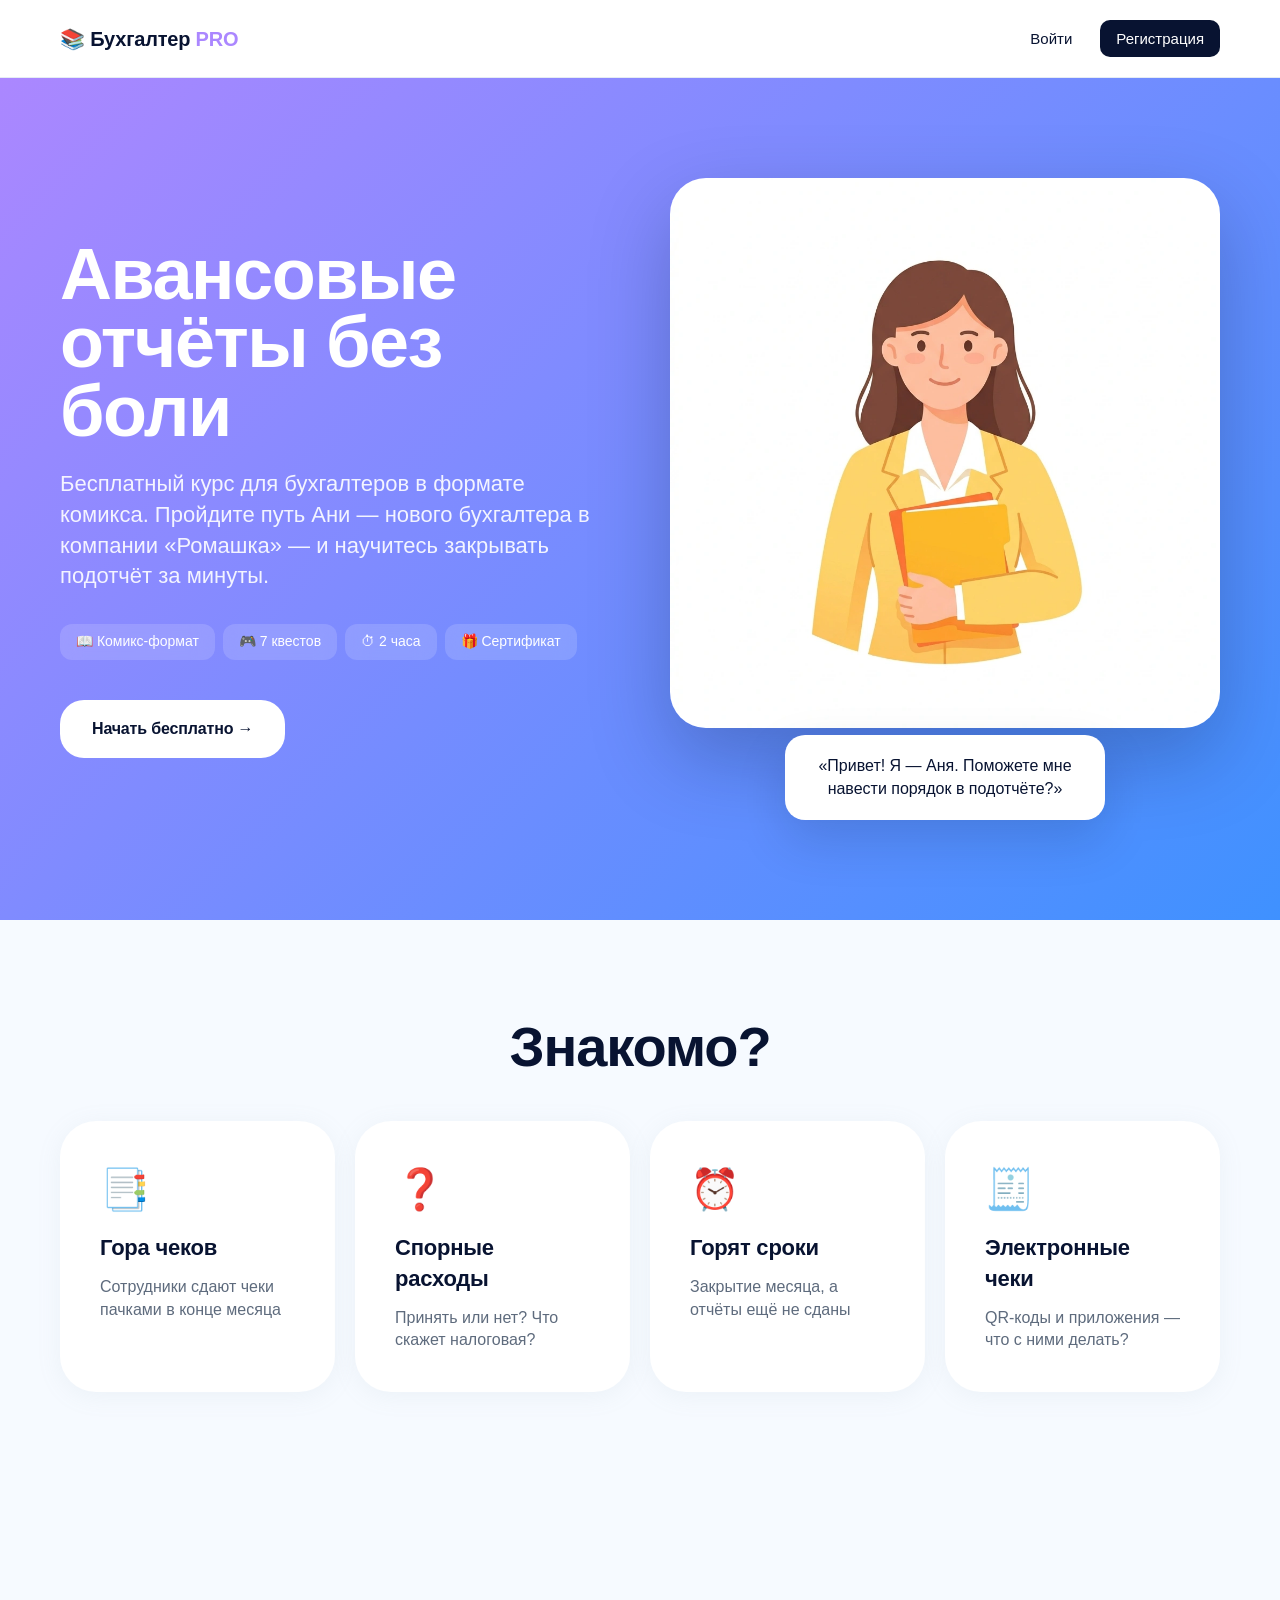
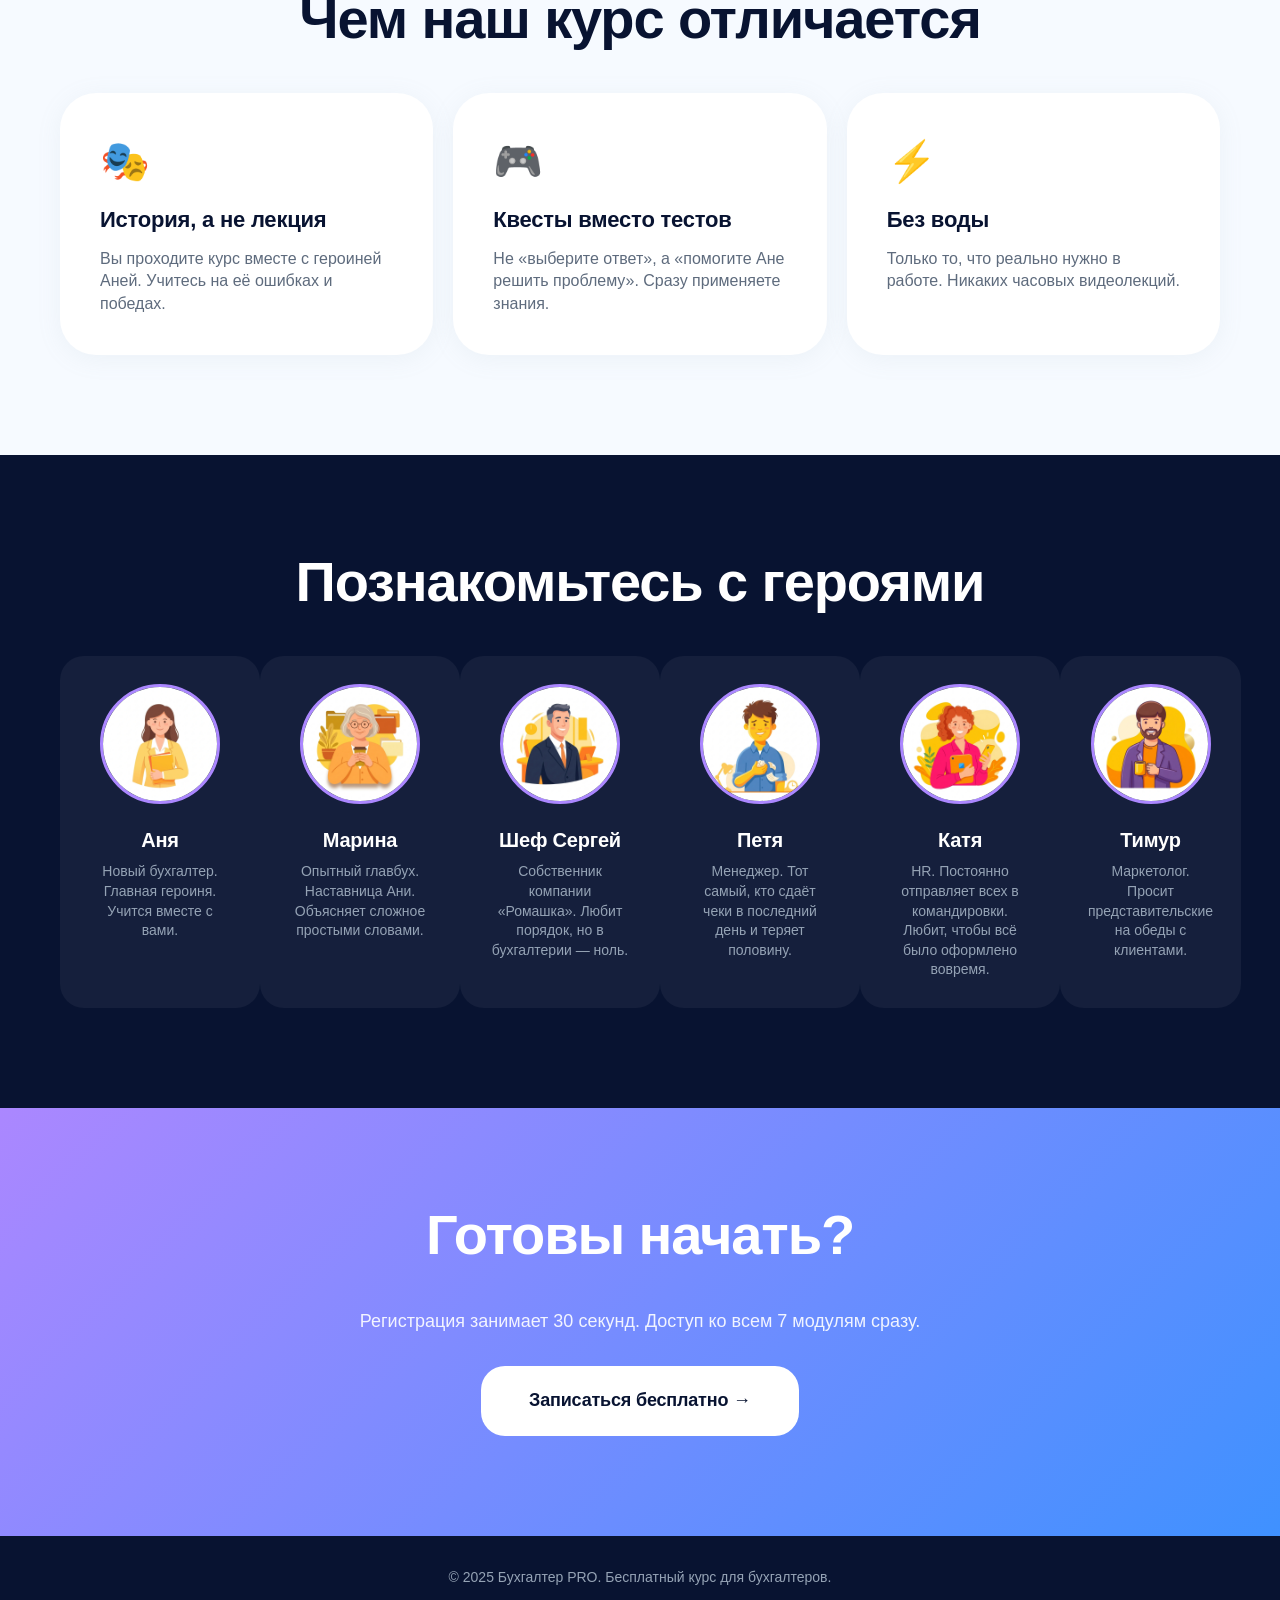
<file: index.html>
<!DOCTYPE html>
<html lang="ru">
<head>
<meta charset="UTF-8">
<meta name="viewport" content="width=device-width, initial-scale=1.0">
<title>Бухгалтер PRO — курс «Авансовые отчёты без боли»</title>
<link rel="preconnect" href="https://yastatic.net" crossorigin>
<style>
@font-face { font-family: 'YS Text'; src: url('https://yastatic.net/s3/home/fonts/ys/4/text-regular.woff2') format('woff2'); font-weight: 400; font-display: swap; }
@font-face { font-family: 'YS Text'; src: url('https://yastatic.net/s3/home/fonts/ys/4/text-medium.woff2') format('woff2'); font-weight: 500; font-display: swap; }
@font-face { font-family: 'YS Text'; src: url('https://yastatic.net/s3/home/fonts/ys/4/text-bold.woff2') format('woff2'); font-weight: 700; font-display: swap; }
@font-face { font-family: 'YS Display Cond'; src: url('https://yastatic.net/s3/home/fonts/ys/4/display-cond-bold.woff2') format('woff2'); font-weight: 700; font-display: swap; }
@font-face { font-family: 'YS Display Cond'; src: url('https://yastatic.net/s3/home/fonts/ys/4/display-cond-black.woff2') format('woff2'); font-weight: 900; font-display: swap; }
</style>
<link rel="stylesheet" href="css/style.css">
</head>
<body>

<header>
  <div class="container header-inner">
    <a href="index.html" class="logo">📚 Бухгалтер <span>PRO</span></a>
    <nav class="nav">
      <a href="login.html">Войти</a>
      <a href="register.html" class="user-badge dark">Регистрация</a>
    </nav>
  </div>
</header>

<section class="hero">
  <div class="container">
    <div class="hero-grid">
      <div class="hero-text">
        <h1>Авансовые отчёты без боли</h1>
        <p class="subtitle">Бесплатный курс для бухгалтеров в формате комикса. Пройдите путь Ани — нового бухгалтера в компании «Ромашка» — и научитесь закрывать подотчёт за минуты.</p>
        <div class="meta">
          <span>📖 Комикс-формат</span>
          <span>🎮 7 квестов</span>
          <span>⏱ 2 часа</span>
          <span>🎁 Сертификат</span>
        </div>
        <a href="register.html" class="btn">Начать бесплатно →</a>
      </div>
      <div class="hero-illustration">
        <img src="images/characters/anya.png" alt="Аня — главная героиня" onerror="this.style.display='none'">
        <div class="hero-bubble">
          «Привет! Я — Аня. Поможете мне навести порядок в подотчёте?»
        </div>
      </div>
    </div>
  </div>
</section>

<section class="section-white">
  <div class="container">
    <h2>Знакомо?</h2>
    <div class="cards-grid">
      <div class="pain-card">
        <div class="icon">📑</div>
        <h3>Гора чеков</h3>
        <p>Сотрудники сдают чеки пачками в конце месяца</p>
      </div>
      <div class="pain-card">
        <div class="icon">❓</div>
        <h3>Спорные расходы</h3>
        <p>Принять или нет? Что скажет налоговая?</p>
      </div>
      <div class="pain-card">
        <div class="icon">⏰</div>
        <h3>Горят сроки</h3>
        <p>Закрытие месяца, а отчёты ещё не сданы</p>
      </div>
      <div class="pain-card">
        <div class="icon">🧾</div>
        <h3>Электронные чеки</h3>
        <p>QR-коды и приложения — что с ними делать?</p>
      </div>
    </div>
  </div>
</section>

<section class="section-cream">
  <div class="container">
    <h2>Чем наш курс отличается</h2>
    <div class="cards-grid">
      <div class="feature-card">
        <div class="icon">🎭</div>
        <h3>История, а не лекция</h3>
        <p>Вы проходите курс вместе с героиней Аней. Учитесь на её ошибках и победах.</p>
      </div>
      <div class="feature-card">
        <div class="icon">🎮</div>
        <h3>Квесты вместо тестов</h3>
        <p>Не «выберите ответ», а «помогите Ане решить проблему». Сразу применяете знания.</p>
      </div>
      <div class="feature-card">
        <div class="icon">⚡</div>
        <h3>Без воды</h3>
        <p>Только то, что реально нужно в работе. Никаких часовых видеолекций.</p>
      </div>
    </div>
  </div>
</section>

<section class="section-dark">
  <div class="container">
    <h2>Познакомьтесь с героями</h2>
    <div class="characters-grid">
      <div class="character-card">
        <img src="images/characters/anya.png" alt="Аня" onerror="this.src='data:image/svg+xml;utf8,<svg xmlns=%22http://www.w3.org/2000/svg%22 viewBox=%220 0 100 100%22><rect width=%22100%22 height=%22100%22 fill=%22%23AB87FF%22/><text x=%2250%22 y=%2260%22 font-size=%2240%22 text-anchor=%22middle%22>👩‍💼</text></svg>'">
        <h3>Аня</h3>
        <p>Новый бухгалтер. Главная героиня. Учится вместе с вами.</p>
      </div>
      <div class="character-card">
        <img src="images/characters/marina.png" alt="Марина" onerror="this.src='data:image/svg+xml;utf8,<svg xmlns=%22http://www.w3.org/2000/svg%22 viewBox=%220 0 100 100%22><rect width=%22100%22 height=%22100%22 fill=%22%23AB87FF%22/><text x=%2250%22 y=%2260%22 font-size=%2240%22 text-anchor=%22middle%22>🧓</text></svg>'">
        <h3>Марина</h3>
        <p>Опытный главбух. Наставница Ани. Объясняет сложное простыми словами.</p>
      </div>
      <div class="character-card">
        <img src="images/characters/shef.png" alt="Шеф" onerror="this.src='data:image/svg+xml;utf8,<svg xmlns=%22http://www.w3.org/2000/svg%22 viewBox=%220 0 100 100%22><rect width=%22100%22 height=%22100%22 fill=%22%23AB87FF%22/><text x=%2250%22 y=%2260%22 font-size=%2240%22 text-anchor=%22middle%22>👨‍💼</text></svg>'">
        <h3>Шеф Сергей</h3>
        <p>Собственник компании «Ромашка». Любит порядок, но в бухгалтерии — ноль.</p>
      </div>
      <div class="character-card">
        <img src="images/characters/petya.png" alt="Петя" onerror="this.src='data:image/svg+xml;utf8,<svg xmlns=%22http://www.w3.org/2000/svg%22 viewBox=%220 0 100 100%22><rect width=%22100%22 height=%22100%22 fill=%22%23AB87FF%22/><text x=%2250%22 y=%2260%22 font-size=%2240%22 text-anchor=%22middle%22>🤵</text></svg>'">
        <h3>Петя</h3>
        <p>Менеджер. Тот самый, кто сдаёт чеки в последний день и теряет половину.</p>
      </div>
      <div class="character-card">
        <img src="images/characters/katya.png" alt="Катя" onerror="this.src='data:image/svg+xml;utf8,<svg xmlns=%22http://www.w3.org/2000/svg%22 viewBox=%220 0 100 100%22><rect width=%22100%22 height=%22100%22 fill=%22%23AB87FF%22/><text x=%2250%22 y=%2260%22 font-size=%2240%22 text-anchor=%22middle%22>💁‍♀️</text></svg>'">
        <h3>Катя</h3>
        <p>HR. Постоянно отправляет всех в командировки. Любит, чтобы всё было оформлено вовремя.</p>
      </div>
      <div class="character-card">
        <img src="images/characters/timur.png" alt="Тимур" onerror="this.src='data:image/svg+xml;utf8,<svg xmlns=%22http://www.w3.org/2000/svg%22 viewBox=%220 0 100 100%22><rect width=%22100%22 height=%22100%22 fill=%22%23AB87FF%22/><text x=%2250%22 y=%2260%22 font-size=%2240%22 text-anchor=%22middle%22>🧑‍🎨</text></svg>'">
        <h3>Тимур</h3>
        <p>Маркетолог. Просит представительские на обеды с клиентами.</p>
      </div>
    </div>
  </div>
</section>

<section class="cta-section">
  <div class="container">
    <h2>Готовы начать?</h2>
    <p>Регистрация занимает 30 секунд. Доступ ко всем 7 модулям сразу.</p>
    <a href="register.html" class="btn btn-large">Записаться бесплатно →</a>
  </div>
</section>

<footer>
  <div class="container">
    <p>© 2025 Бухгалтер PRO. Бесплатный курс для бухгалтеров.</p>
  </div>
</footer>

</body>
</html>
</file>
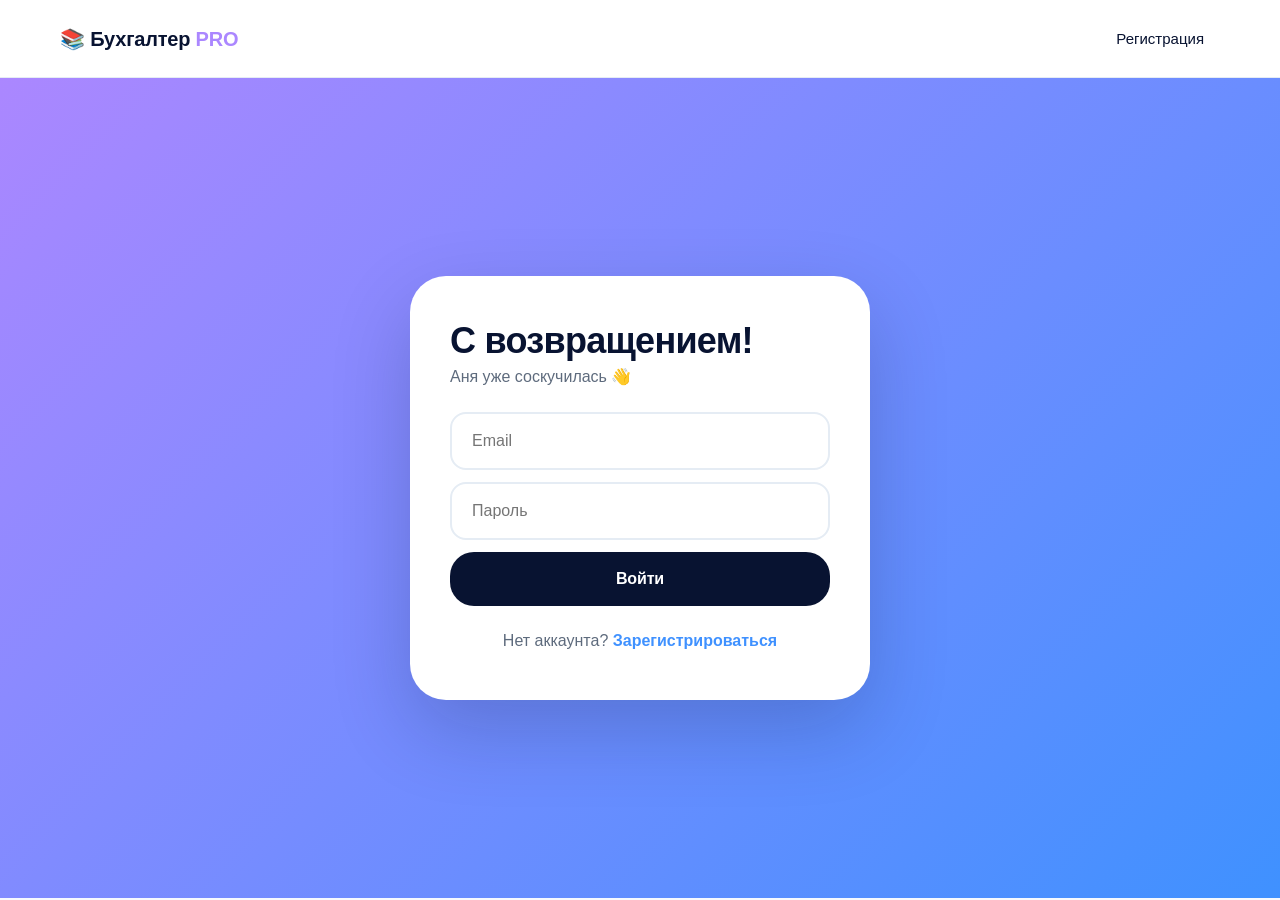
<file: certificate.html>
<!DOCTYPE html>
<html lang="ru">
<head>
<meta charset="UTF-8">
<meta name="viewport" content="width=device-width, initial-scale=1.0">
<title>Сертификат — Бухгалтер PRO</title>
<link rel="preconnect" href="https://yastatic.net" crossorigin>
<style>
@font-face { font-family: 'YS Text'; src: url('https://yastatic.net/s3/home/fonts/ys/4/text-regular.woff2') format('woff2'); font-weight: 400; font-display: swap; }
@font-face { font-family: 'YS Text'; src: url('https://yastatic.net/s3/home/fonts/ys/4/text-medium.woff2') format('woff2'); font-weight: 500; font-display: swap; }
@font-face { font-family: 'YS Text'; src: url('https://yastatic.net/s3/home/fonts/ys/4/text-bold.woff2') format('woff2'); font-weight: 700; font-display: swap; }
@font-face { font-family: 'YS Display Cond'; src: url('https://yastatic.net/s3/home/fonts/ys/4/display-cond-bold.woff2') format('woff2'); font-weight: 700; font-display: swap; }
@font-face { font-family: 'YS Display Cond'; src: url('https://yastatic.net/s3/home/fonts/ys/4/display-cond-black.woff2') format('woff2'); font-weight: 900; font-display: swap; }
</style>
<link rel="stylesheet" href="css/style.css">
</head>
<body>

<header class="no-print">
  <div class="container header-inner">
    <a href="dashboard.html" class="logo">📚 Бухгалтер <span>PRO</span></a>
    <nav class="nav" id="user-nav"></nav>
  </div>
</header>

<div class="container certificate-page">
  <a href="dashboard.html" class="back-link no-print">← К программе</a>

  <div class="certificate">
    <div class="seal">🎓</div>
    <h1>Сертификат</h1>
    <p>Настоящим подтверждается, что</p>
    <div class="cert-name" id="cert-name">Имя</div>
    <p>успешно прошёл(а) курс</p>
    <p class="cert-course">«Авансовые отчёты без боли»</p>
    <p>и освоил(а) все 7 модулей программы</p>
    <p class="cert-date" id="cert-date">Дата</p>
  </div>

  <div class="cert-actions no-print">
    <button class="btn" onclick="window.print()">🖨 Распечатать</button>
  </div>
</div>

<script src="js/auth.js"></script>
<script>
  requireAuth();
  document.getElementById('cert-name').textContent = currentUser.name;
  document.getElementById('cert-date').textContent = new Date().toLocaleDateString('ru-RU', {
    day: 'numeric', month: 'long', year: 'numeric'
  });
  renderUserNav();
</script>
</body>
</html>
</file>
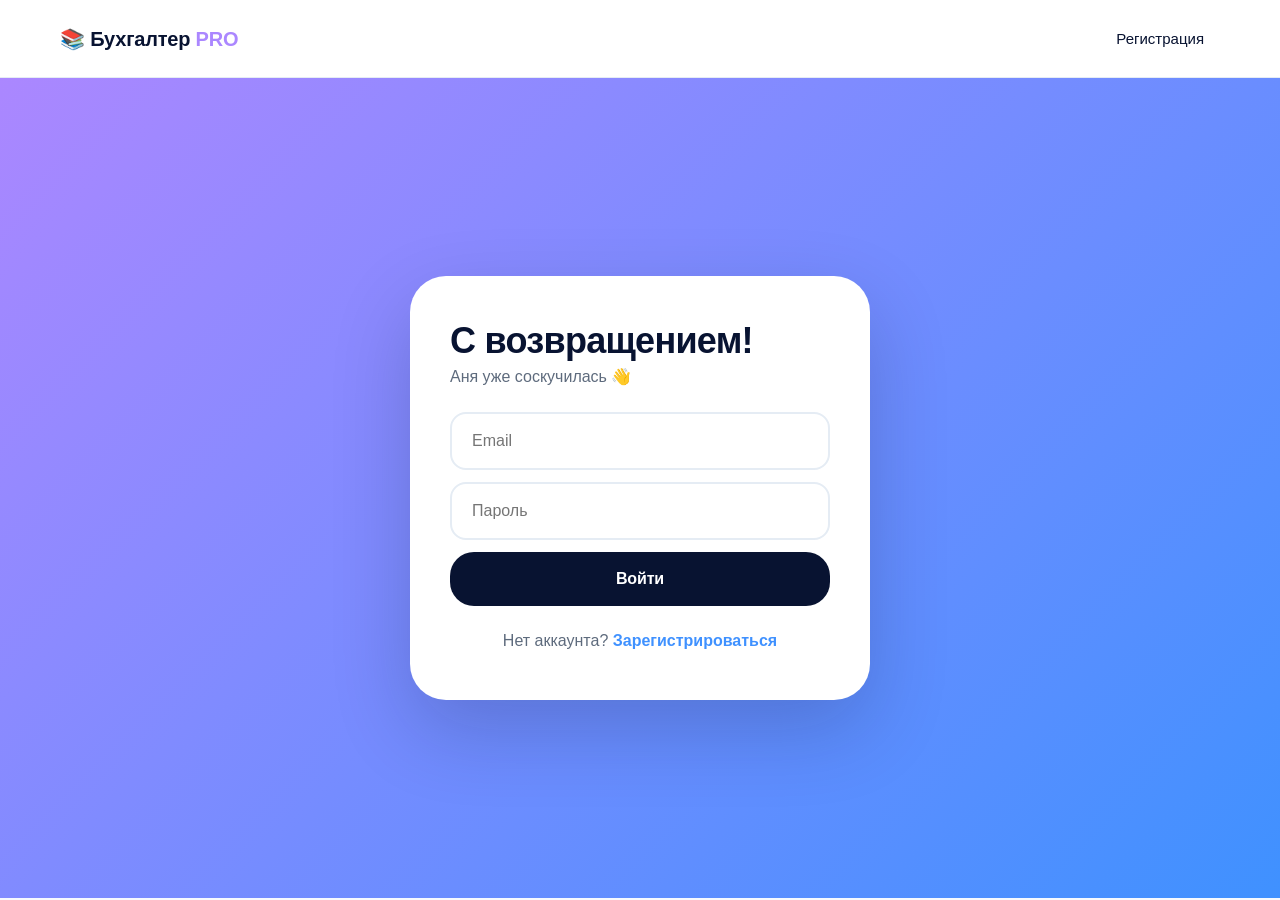
<file: dashboard.html>
<!DOCTYPE html>
<html lang="ru">
<head>
<meta charset="UTF-8">
<meta name="viewport" content="width=device-width, initial-scale=1.0">
<title>Мой курс — Бухгалтер PRO</title>
<link rel="preconnect" href="https://yastatic.net" crossorigin>
<style>
@font-face { font-family: 'YS Text'; src: url('https://yastatic.net/s3/home/fonts/ys/4/text-regular.woff2') format('woff2'); font-weight: 400; font-display: swap; }
@font-face { font-family: 'YS Text'; src: url('https://yastatic.net/s3/home/fonts/ys/4/text-medium.woff2') format('woff2'); font-weight: 500; font-display: swap; }
@font-face { font-family: 'YS Text'; src: url('https://yastatic.net/s3/home/fonts/ys/4/text-bold.woff2') format('woff2'); font-weight: 700; font-display: swap; }
@font-face { font-family: 'YS Display Cond'; src: url('https://yastatic.net/s3/home/fonts/ys/4/display-cond-bold.woff2') format('woff2'); font-weight: 700; font-display: swap; }
@font-face { font-family: 'YS Display Cond'; src: url('https://yastatic.net/s3/home/fonts/ys/4/display-cond-black.woff2') format('woff2'); font-weight: 900; font-display: swap; }
</style>
<link rel="stylesheet" href="css/style.css">
</head>
<body>

<header>
  <div class="container header-inner">
    <a href="dashboard.html" class="logo">📚 Бухгалтер <span>PRO</span></a>
    <nav class="nav" id="user-nav"></nav>
  </div>
</header>

<div class="container dashboard">

  <div class="welcome-card">
    <div class="welcome-text">
      <h2 id="greeting">Привет!</h2>
      <p id="subtitle">Готовы продолжить приключение?</p>
    </div>
    <div class="stats">
      <div class="stat">
        <div class="stat-value" id="level">1</div>
        <div class="stat-label">Уровень</div>
      </div>
      <div class="stat">
        <div class="stat-value" id="xp">0</div>
        <div class="stat-label">Опыт</div>
      </div>
      <div class="stat">
        <div class="stat-value" id="badges-count">0</div>
        <div class="stat-label">Бейджи</div>
      </div>
    </div>
  </div>

  <div class="progress-section">
    <div class="progress-info">
      <span>Прогресс по курсу</span>
      <span id="progress-text">0 из 7 модулей</span>
    </div>
    <div class="progress-bar-bg">
      <div class="progress-bar" id="progress-bar" style="width: 0%"></div>
    </div>
  </div>

  <h2>Программа курса</h2>
  <div id="modules-list" class="modules-list"></div>

  <div id="certificate-cta" class="cert-cta" style="display: none;">
    <div class="cert-cta-text">
      <h3>🎓 Поздравляем! Курс пройден</h3>
      <p>Заберите ваш именной сертификат</p>
    </div>
    <a href="certificate.html" class="btn">Получить сертификат</a>
  </div>

</div>

<script src="js/course-data.js"></script>
<script src="js/auth.js"></script>
<script src="js/dashboard.js"></script>
</body>
</html>
</file>
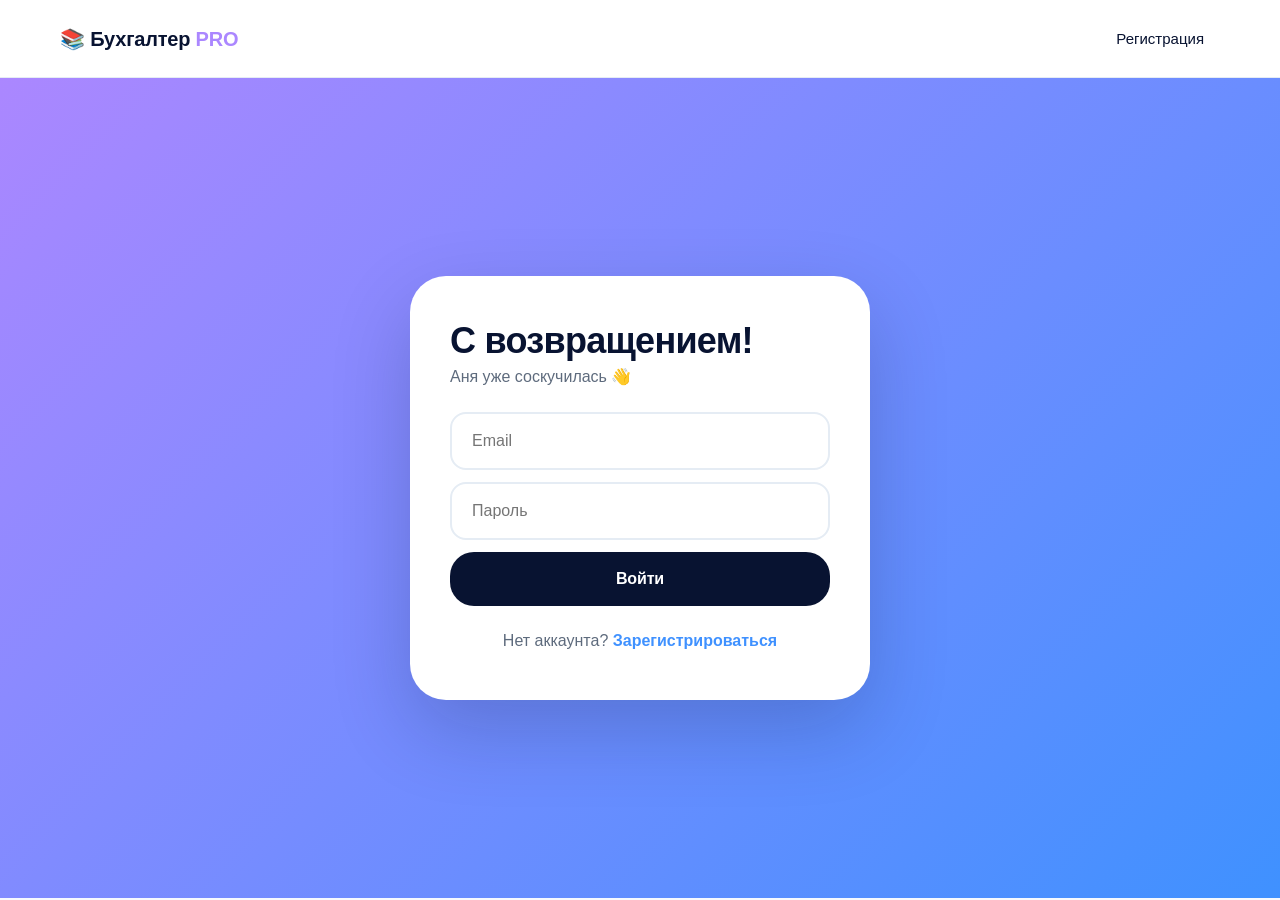
<file: lesson.html>
<!DOCTYPE html>
<html lang="ru">
<head>
<meta charset="UTF-8">
<meta name="viewport" content="width=device-width, initial-scale=1.0">
<title>Урок — Бухгалтер PRO</title>
<link rel="preconnect" href="https://yastatic.net" crossorigin>
<style>
@font-face { font-family: 'YS Text'; src: url('https://yastatic.net/s3/home/fonts/ys/4/text-regular.woff2') format('woff2'); font-weight: 400; font-display: swap; }
@font-face { font-family: 'YS Text'; src: url('https://yastatic.net/s3/home/fonts/ys/4/text-medium.woff2') format('woff2'); font-weight: 500; font-display: swap; }
@font-face { font-family: 'YS Text'; src: url('https://yastatic.net/s3/home/fonts/ys/4/text-bold.woff2') format('woff2'); font-weight: 700; font-display: swap; }
@font-face { font-family: 'YS Display Cond'; src: url('https://yastatic.net/s3/home/fonts/ys/4/display-cond-bold.woff2') format('woff2'); font-weight: 700; font-display: swap; }
@font-face { font-family: 'YS Display Cond'; src: url('https://yastatic.net/s3/home/fonts/ys/4/display-cond-black.woff2') format('woff2'); font-weight: 900; font-display: swap; }
</style>
<link rel="stylesheet" href="css/style.css">
</head>
<body>

<div class="reading-progress" id="reading-progress"></div>

<header>
  <div class="container header-inner">
    <a href="dashboard.html" class="logo">📚 Бухгалтер <span>PRO</span></a>
    <nav class="nav" id="user-nav"></nav>
  </div>
</header>

<div class="container lesson-page">
  <a href="dashboard.html" class="back-link">← К программе курса</a>
  <div id="lesson-container"></div>
</div>

<div class="modal" id="modal">
  <div class="modal-content">
    <div class="icon-big" id="modal-icon">✓</div>
    <h2 id="modal-title">Готово!</h2>
    <p id="modal-text">Готово</p>
    <button class="btn" onclick="closeModal()">Понятно</button>
  </div>
</div>

<script src="js/course-data.js"></script>
<script src="js/auth.js"></script>
<script src="js/interactive.js"></script>
<script src="js/lesson.js"></script>
</body>
</html>
</file>
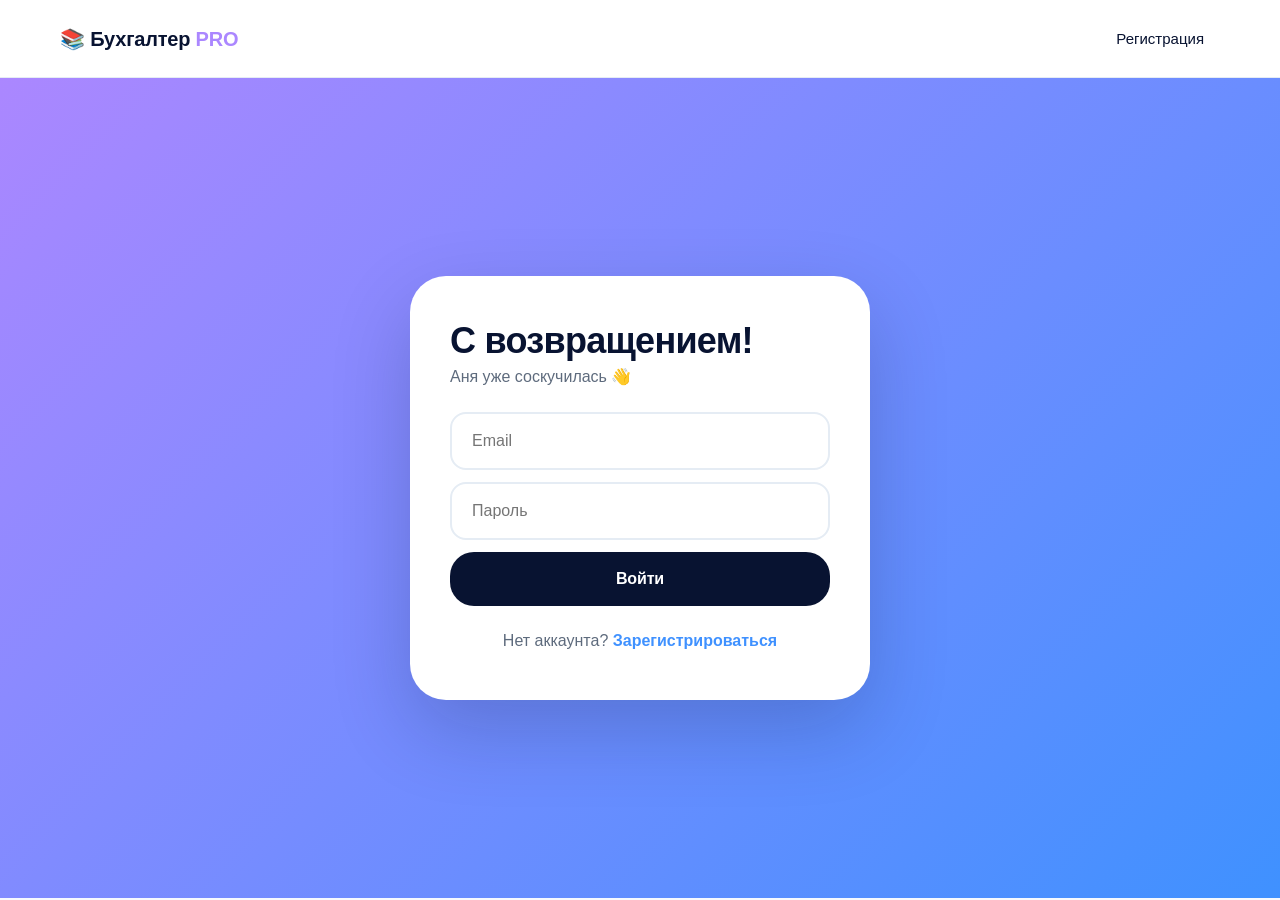
<file: login.html>
<!DOCTYPE html>
<html lang="ru">
<head>
<meta charset="UTF-8">
<meta name="viewport" content="width=device-width, initial-scale=1.0">
<title>Вход — Бухгалтер PRO</title>
<link rel="preconnect" href="https://yastatic.net" crossorigin>
<style>
@font-face { font-family: 'YS Text'; src: url('https://yastatic.net/s3/home/fonts/ys/4/text-regular.woff2') format('woff2'); font-weight: 400; font-display: swap; }
@font-face { font-family: 'YS Text'; src: url('https://yastatic.net/s3/home/fonts/ys/4/text-medium.woff2') format('woff2'); font-weight: 500; font-display: swap; }
@font-face { font-family: 'YS Text'; src: url('https://yastatic.net/s3/home/fonts/ys/4/text-bold.woff2') format('woff2'); font-weight: 700; font-display: swap; }
@font-face { font-family: 'YS Display Cond'; src: url('https://yastatic.net/s3/home/fonts/ys/4/display-cond-bold.woff2') format('woff2'); font-weight: 700; font-display: swap; }
@font-face { font-family: 'YS Display Cond'; src: url('https://yastatic.net/s3/home/fonts/ys/4/display-cond-black.woff2') format('woff2'); font-weight: 900; font-display: swap; }
</style>
<link rel="stylesheet" href="css/style.css">
</head>
<body>

<header>
  <div class="container header-inner">
    <a href="index.html" class="logo">📚 Бухгалтер <span>PRO</span></a>
    <nav class="nav">
      <a href="register.html">Регистрация</a>
    </nav>
  </div>
</header>

<section class="auth-section">
  <div class="auth-box">
    <h2>С возвращением!</h2>
    <p class="sub">Аня уже соскучилась 👋</p>
    <div class="error" id="login-error"></div>
    <form onsubmit="login(event)">
      <input type="email" id="login-email" placeholder="Email" required>
      <input type="password" id="login-password" placeholder="Пароль" required>
      <button type="submit" class="btn full-width">Войти</button>
    </form>
    <div class="auth-switch">
      Нет аккаунта? <a href="register.html">Зарегистрироваться</a>
    </div>
  </div>
</section>

<script src="js/auth.js"></script>
</body>
</html>
</file>
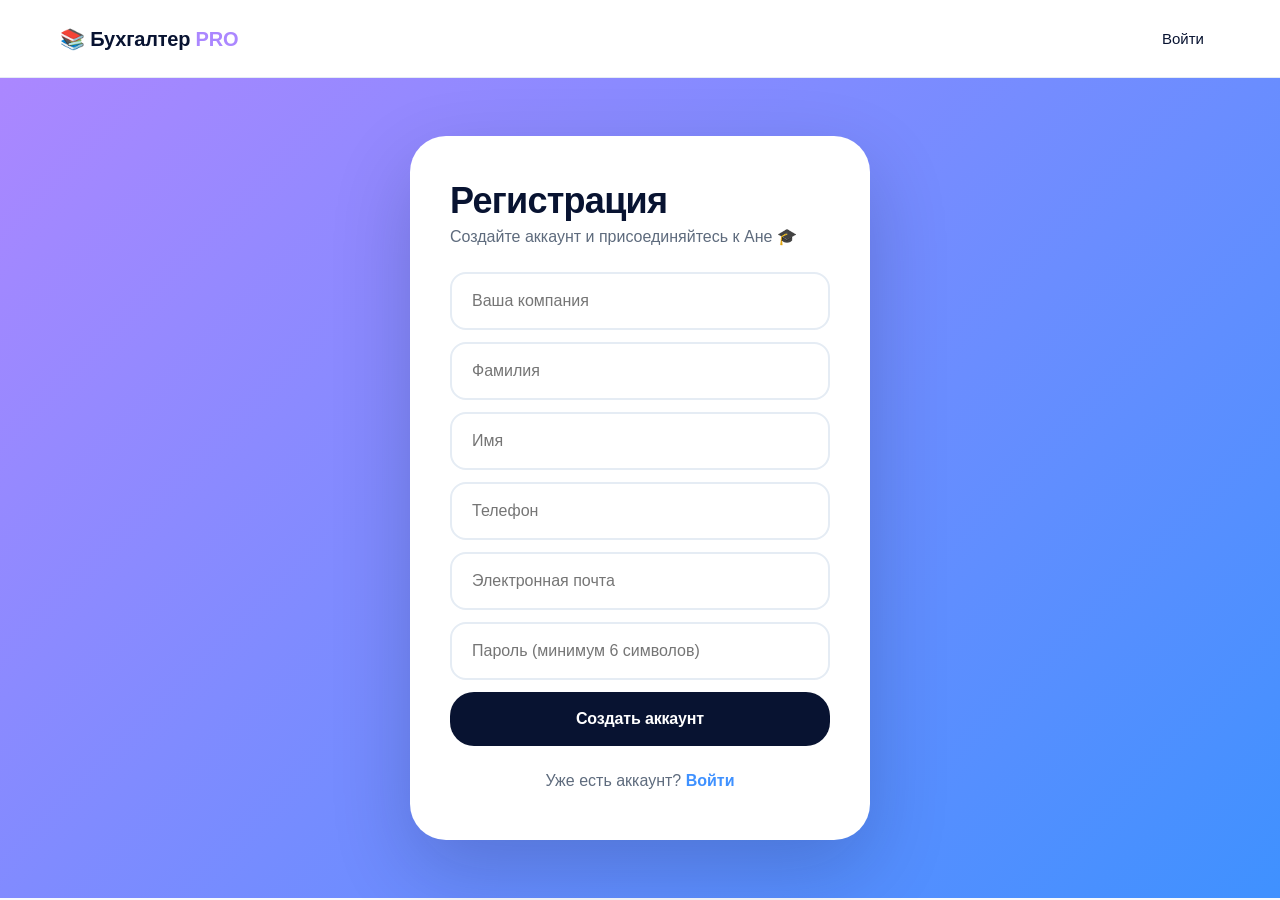
<file: register.html>
<!DOCTYPE html>
<html lang="ru">
<head>
<meta charset="UTF-8">
<meta name="viewport" content="width=device-width, initial-scale=1.0">
<title>Регистрация — Бухгалтер PRO</title>
<link rel="preconnect" href="https://yastatic.net" crossorigin>
<style>
@font-face { font-family: 'YS Text'; src: url('https://yastatic.net/s3/home/fonts/ys/4/text-regular.woff2') format('woff2'); font-weight: 400; font-display: swap; }
@font-face { font-family: 'YS Text'; src: url('https://yastatic.net/s3/home/fonts/ys/4/text-medium.woff2') format('woff2'); font-weight: 500; font-display: swap; }
@font-face { font-family: 'YS Text'; src: url('https://yastatic.net/s3/home/fonts/ys/4/text-bold.woff2') format('woff2'); font-weight: 700; font-display: swap; }
@font-face { font-family: 'YS Display Cond'; src: url('https://yastatic.net/s3/home/fonts/ys/4/display-cond-bold.woff2') format('woff2'); font-weight: 700; font-display: swap; }
@font-face { font-family: 'YS Display Cond'; src: url('https://yastatic.net/s3/home/fonts/ys/4/display-cond-black.woff2') format('woff2'); font-weight: 900; font-display: swap; }
</style>
<link rel="stylesheet" href="css/style.css">
</head>
<body>

<header>
  <div class="container header-inner">
    <a href="index.html" class="logo">📚 Бухгалтер <span>PRO</span></a>
    <nav class="nav">
      <a href="login.html">Войти</a>
    </nav>
  </div>
</header>

<section class="auth-section">
  <div class="auth-box">
    <h2>Регистрация</h2>
    <p class="sub">Создайте аккаунт и присоединяйтесь к Ане 🎓</p>
    <div class="error" id="reg-error"></div>
    <form onsubmit="register(event)">
      <input type="text" id="reg-company" placeholder="Ваша компания" required>
      <input type="text" id="reg-lastname" placeholder="Фамилия" required>
      <input type="text" id="reg-firstname" placeholder="Имя" required>
      <input type="tel" id="reg-phone" placeholder="Телефон" required>
      <input type="email" id="reg-email" placeholder="Электронная почта" required>
      <input type="password" id="reg-password" placeholder="Пароль (минимум 6 символов)" required minlength="6">
      <button type="submit" class="btn full-width">Создать аккаунт</button>
    </form>
    <div class="auth-switch">
      Уже есть аккаунт? <a href="login.html">Войти</a>
    </div>
  </div>
</section>

<script src="js/auth.js"></script>
</body>
</html>
</file>
<file: css/style.css>
* { margin: 0; padding: 0; box-sizing: border-box; }

:root {
  /* Palette Yandex Командировки */
  --primary: #AB87FF;
  --primary-2: #3F91FF;
  --primary-gradient: linear-gradient(135deg, #AB87FF 0%, #3F91FF 100%);
  --dark: #081331;
  --grey-text: #5E6B7D;
  --grey-light: #95A3B5;
  --bg-main: #F6FAFF;
  --bg-card: #FFFFFF;
  --bg-accent: #E5EEF8;
  --border: #E5ECF4;
  --green: #2D8659;
  --green-bg: #E8F5EE;
  --error: #E03414;
  --error-bg: #FFE5E0;
}

body {
  font-family: 'YS Text', -apple-system, BlinkMacSystemFont, 'Segoe UI', Roboto, Arial, sans-serif;
  color: var(--dark);
  line-height: 1.4;
  background: var(--bg-main);
  -webkit-font-smoothing: antialiased;
}

.container { max-width: 1200px; margin: 0 auto; padding: 0 20px; }

/* HEADER */
header {
  background: #fff;
  padding: 20px 0;
  border-bottom: 1px solid var(--border);
  position: sticky;
  top: 0;
  z-index: 100;
}
.header-inner { display: flex; justify-content: space-between; align-items: center; }
.logo {
  font-size: 20px;
  font-weight: 700;
  text-decoration: none;
  color: var(--dark);
  letter-spacing: -0.01em;
}
.logo span { color: var(--primary); }
.nav { display: flex; gap: 12px; align-items: center; }
.nav a {
  color: var(--dark);
  text-decoration: none;
  font-weight: 500;
  font-size: 15px;
  padding: 8px 16px;
  border-radius: 10px;
  transition: background 0.2s;
}
.nav a:hover { background: var(--bg-accent); }
.user-badge {
  background: var(--bg-accent);
  font-weight: 600;
  font-size: 14px;
}
.user-badge.dark {
  background: var(--dark);
  color: #fff;
}
.user-badge.dark:hover { background: #313848; }

/* BUTTONS */
.btn {
  display: inline-block;
  padding: 18px 32px;
  background: var(--dark);
  color: #fff;
  text-decoration: none;
  border-radius: 24px;
  font-size: 16px;
  font-weight: 600;
  border: none;
  cursor: pointer;
  transition: all 0.2s;
  font-family: inherit;
  letter-spacing: -0.01em;
}
.btn:hover {
  background: #313848;
  transform: translateY(-1px);
}
.btn.btn-light {
  background: #fff;
  color: var(--dark);
}
.btn.btn-light:hover { background: var(--bg-accent); }
.btn.full-width { width: 100%; }
.btn.btn-large { padding: 22px 48px; font-size: 18px; }
.btn.btn-small { padding: 12px 24px; font-size: 14px; }
.btn:disabled { opacity: 0.5; cursor: not-allowed; }

/* HERO */
.hero {
  background: var(--primary-gradient);
  padding: 100px 0;
  color: #fff;
  position: relative;
  overflow: hidden;
}
.hero-grid {
  display: grid;
  grid-template-columns: 1fr 1fr;
  gap: 60px;
  align-items: center;
  position: relative;
  z-index: 2;
}
.hero h1 {
  font-family: 'YS Display Cond', sans-serif;
  font-size: 72px;
  line-height: 0.95;
  margin-bottom: 24px;
  font-weight: 900;
  letter-spacing: -0.02em;
  color: #fff;
}
.hero .subtitle {
  font-size: 22px;
  margin-bottom: 32px;
  color: rgba(255,255,255,0.9);
  font-weight: 400;
}
.hero .meta { display: flex; gap: 8px; flex-wrap: wrap; margin-bottom: 40px; }
.hero .meta span {
  background: rgba(255,255,255,0.15);
  padding: 8px 16px;
  border-radius: 12px;
  font-size: 14px;
  font-weight: 500;
  backdrop-filter: blur(10px);
}
.hero .btn {
  background: #fff;
  color: var(--dark);
}
.hero .btn:hover { background: var(--bg-accent); }

.hero-illustration {
  position: relative;
  text-align: center;
}
.hero-illustration img {
  max-width: 100%;
  border-radius: 36px;
  box-shadow: 0 30px 80px rgba(8,19,49,0.25);
}
.hero-bubble {
  background: #fff;
  color: var(--dark);
  padding: 20px 24px;
  border-radius: 20px;
  margin-top: 1px;
  position: relative;
  z-index: 2;
  font-size: 16px;
  font-weight: 500;
  box-shadow: 0 20px 50px rgba(8,19,49,0.15);
  display: inline-block;
  max-width: 320px;
}

/* SECTIONS — только белый и кремовый */
section { padding: 100px 0; }
.section-white { background: #F6FAFF; }
.section-cream { background: var(--bg-main); }
.section-dark {
  background: var(--dark);
  color: #fff;
}
.section-dark h2 { color: #fff; }
.section-dark .character-card h3 { color: #fff; }
.section-dark .character-card p { color: var(--grey-light); }

h2 {
  font-family: 'YS Display Cond', sans-serif;
  font-size: 56px;
  margin-bottom: 48px;
  font-weight: 900;
  text-align: center;
  letter-spacing: -0.02em;
  line-height: 0.95;
  color: var(--dark);
}
h3 { font-size: 22px; margin-bottom: 12px; font-weight: 700; letter-spacing: -0.01em; }

/* CARDS */
.cards-grid {
  display: grid;
  grid-template-columns: repeat(auto-fit, minmax(260px, 1fr));
  gap: 20px;
}
.pain-card, .feature-card {
  padding: 40px;
  background: #fff;
  border-radius: 36px;
  transition: transform 0.2s;
  box-shadow: 0 4px 24px rgba(149,163,181,0.1);
}
.pain-card:hover, .feature-card:hover {
  transform: translateY(-4px);
}
.pain-card .icon, .feature-card .icon { font-size: 40px; margin-bottom: 16px; }
.pain-card h3, .feature-card h3 { color: var(--dark); }
.pain-card p, .feature-card p { color: var(--grey-text); font-size: 16px; }

/* CHARACTERS */
.characters-grid {
  display: grid;
  grid-template-columns: repeat(auto-fit, minmax(200px, 1fr));
  gap: -5px;
  grid-auto-flow: column
}
.character-card {
  background: rgba(255,255,255,0.05);
  padding: 28px;
  border-radius: 24px;
  text-align: center;
  transition: all 0.2s;
}
.character-card:hover {
  transform: translateY(-4px);
  background: rgba(255,255,255,0.1);
}
.character-card img {
  width: 120px;
  height: 120px;
  border-radius: 50%;
  object-fit: cover;
  margin-bottom: 16px;
  border: 3px solid var(--primary);
}
.character-card h3 { margin-bottom: 8px; font-size: 20px; }
.character-card p { font-size: 14px; }

/* CTA */
.cta-section {
  background: var(--primary-gradient);
  text-align: center;
  color: #fff;
}
.cta-section h2 { color: #fff; }
.cta-section p {
  font-size: 18px;
  margin-bottom: 32px;
  color: rgba(255,255,255,0.9);
}
.cta-section .btn {
  background: #fff;
  color: var(--dark);
}

/* FOOTER */
footer {
  background: var(--dark);
  color: var(--grey-light);
  padding: 32px 0;
  text-align: center;
  font-size: 14px;
}

/* AUTH */
.auth-section {
  min-height: calc(100vh - 80px);
  display: flex;
  align-items: center;
  justify-content: center;
  background: var(--primary-gradient);
  padding: 40px 20px;
}
.auth-box {
  background: #fff;
  max-width: 460px;
  width: 100%;
  padding: 48px 40px;
  border-radius: 36px;
  box-shadow: 0 30px 80px rgba(8,19,49,0.2);
}
.auth-box h2 {
  font-size: 36px;
  margin-bottom: 8px;
  text-align: left;
  color: var(--dark);
}
.auth-box .sub { color: var(--grey-text); margin-bottom: 24px; font-size: 16px; }
.auth-box input, .auth-box select {
  width: 100%;
  padding: 18px 20px;
  margin-bottom: 12px;
  border: 2px solid var(--border);
  border-radius: 16px;
  font-size: 16px;
  font-family: inherit;
  background: #fff;
}
.auth-box input:focus, .auth-box select:focus {
  outline: none;
  border-color: var(--primary);
}
.auth-switch { margin-top: 24px; text-align: center; color: var(--grey-text); }
.auth-switch a { color: var(--primary-2); font-weight: 600; text-decoration: none; }
.error {
  color: var(--error);
  font-size: 14px;
  margin-bottom: 12px;
  display: none;
  background: var(--error-bg);
  padding: 14px 16px;
  border-radius: 12px;
}
.error.show { display: block; }

/* DASHBOARD */
.dashboard { padding: 48px 0; }
.welcome-card {
  background: var(--primary-gradient);
  padding: 48px;
  border-radius: 36px;
  margin-bottom: 32px;
  display: flex;
  justify-content: space-between;
  align-items: center;
  flex-wrap: wrap;
  gap: 24px;
  color: #fff;
}
.welcome-text h2 {
  text-align: left;
  font-size: 42px;
  margin-bottom: 8px;
  color: #fff;
}
.welcome-text p { color: rgba(255,255,255,0.9); font-size: 18px; }
.stats { display: flex; gap: 16px; }
.stat {
  background: rgba(255,255,255,0.2);
  padding: 20px 28px;
  border-radius: 20px;
  text-align: center;
  min-width: 90px;
  backdrop-filter: blur(10px);
}
.stat-value { font-size: 32px; font-weight: 800; color: #fff; font-family: 'YS Display Cond', sans-serif; }
.stat-label { font-size: 12px; color: rgba(255,255,255,0.8); text-transform: uppercase; letter-spacing: 0.05em; }

.progress-section {
  margin-bottom: 32px;
  background: #fff;
  padding: 24px 32px;
  border-radius: 20px;
  box-shadow: 0 4px 24px rgba(149,163,181,0.1);
}
.progress-info {
  display: flex;
  justify-content: space-between;
  margin-bottom: 12px;
  font-weight: 600;
  color: var(--dark);
}
.progress-bar-bg {
  background: var(--bg-accent);
  height: 10px;
  border-radius: 5px;
  overflow: hidden;
}
.progress-bar {
  background: var(--primary-gradient);
  height: 100%;
  transition: width 0.5s;
  border-radius: 5px;
}

.modules-list { margin-top: 20px; }
.module-item {
  background: #fff;
  border-radius: 24px;
  padding: 28px;
  margin-bottom: 12px;
  display: flex;
  align-items: center;
  gap: 24px;
  transition: all 0.2s;
  cursor: pointer;
  border: 2px solid transparent;
  text-decoration: none;
  color: inherit;
  box-shadow: 0 4px 24px rgba(149,163,181,0.08);
}
.module-item:hover {
  border-color: var(--primary);
  transform: translateX(4px);
}
.module-item.locked { opacity: 0.5; cursor: not-allowed; }
.module-item.locked:hover { transform: none; border-color: transparent; }
.module-item.completed { background: var(--green-bg); }
.module-status {
  width: 56px;
  height: 56px;
  border-radius: 50%;
  display: flex;
  align-items: center;
  justify-content: center;
  font-size: 22px;
  font-weight: 800;
  flex-shrink: 0;
  background: var(--primary-gradient);
  color: #fff;
}
.module-item.completed .module-status { background: var(--green); }
.module-item.locked .module-status { background: var(--border); color: var(--grey-light); }
.module-info { flex: 1; }
.module-info h3 { margin-bottom: 4px; }
.module-info .meta-info { color: var(--grey-text); font-size: 14px; }
.module-arrow { color: var(--grey-light); font-size: 24px; }

.cert-cta {
  background: var(--primary-gradient);
  padding: 40px;
  border-radius: 36px;
  margin-top: 32px;
  display: flex;
  justify-content: space-between;
  align-items: center;
  flex-wrap: wrap;
  gap: 20px;
  color: #fff;
}
.cert-cta h3 { color: #fff; }
.cert-cta p { color: rgba(255,255,255,0.9); }
.cert-cta .btn { background: #fff; color: var(--dark); }

/* LESSON */
.lesson-page { padding: 40px 0; }
.back-link {
  color: var(--grey-text);
  text-decoration: none;
  margin-bottom: 24px;
  display: inline-block;
  font-weight: 500;
}
.back-link:hover { color: var(--primary-2); }

.lesson-header {
  background: #fff;
  padding: 40px;
  border-radius: 36px 36px 0 0;
  border-bottom: 1px solid var(--border);
}
.lesson-header h1 {
  font-size: 36px;
  margin-bottom: 8px;
  font-family: 'YS Display Cond', sans-serif;
  letter-spacing: -0.02em;
  color: var(--dark);
}
.lesson-header .meta-info { color: var(--grey-text); font-size: 14px; }

/* COMIC */
.comic-section {
  background: var(--bg-main);
  padding: 48px 40px;
}
.comic-section h2 { color: var(--dark); }
.comic-strip {
  display: grid;
  grid-template-columns: repeat(auto-fit, minmax(280px, 1fr));
  gap: 20px;
  margin-top: 24px;
}
.comic-panel {
  background: #fff;
  border-radius: 24px;
  overflow: hidden;
  position: relative;
  box-shadow: 0 4px 24px rgba(149,163,181,0.1);
}
.comic-panel img {
  width: 100%;
  height: 280px;
  object-fit: cover;
  display: block;
  background: var(--bg-accent);
}
.comic-panel .placeholder {
  width: 100%;
  height: 280px;
  background: var(--primary-gradient);
  display: flex;
  align-items: center;
  justify-content: center;
  font-size: 80px;
}
.comic-caption {
  padding: 20px;
  background: #fff;
  font-weight: 500;
  font-size: 15px;
  color: var(--dark);
  line-height: 1.5;
}
.comic-number {
  position: absolute;
  top: 16px;
  left: 16px;
  background: var(--primary);
  color: #fff;
  width: 36px;
  height: 36px;
  border-radius: 50%;
  display: flex;
  align-items: center;
  justify-content: center;
  font-weight: 800;
  z-index: 2;
  font-size: 16px;
}

/* CARDS-SLIDES */
.cards-slider {
  background: #fff;
  padding: 48px 40px;
  border-top: 1px solid var(--border);
}
.cards-slider h2 { color: var(--dark); }
.slides-container {
  position: relative;
  max-width: 640px;
  margin: 0 auto;
}
.slide-card {
  background: var(--bg-main);
  color: var(--dark);
  padding: 56px 48px;
  border-radius: 32px;
  min-height: 360px;
  display: none;
  flex-direction: column;
  justify-content: center;
  text-align: center;
}
.slide-card.active { display: flex; }
.slide-card .slide-icon { font-size: 72px; margin-bottom: 24px; }
.slide-card h3 {
  font-size: 32px;
  margin-bottom: 16px;
  color: var(--dark);
  font-family: 'YS Display Cond', sans-serif;
  letter-spacing: -0.01em;
}
.slide-card p { font-size: 18px; color: var(--grey-text); line-height: 1.5; }
.slides-controls {
  display: flex;
  justify-content: space-between;
  align-items: center;
  margin-top: 24px;
  gap: 16px;
}
.slides-dots {
  display: flex;
  gap: 8px;
}
.slide-dot {
  width: 10px;
  height: 10px;
  border-radius: 50%;
  background: var(--bg-accent);
  cursor: pointer;
  transition: all 0.2s;
}
.slide-dot.active {
  background: var(--primary);
  width: 32px;
  border-radius: 5px;
}
.slide-btn {
  background: var(--dark);
  color: #fff;
  border: none;
  padding: 14px 24px;
  border-radius: 14px;
  cursor: pointer;
  font-weight: 600;
  font-family: inherit;
  font-size: 15px;
}
.slide-btn:disabled { opacity: 0.3; cursor: not-allowed; }

/* DIALOG */
.dialog-section {
  background: var(--bg-main);
  padding: 48px 40px;
  border-top: 1px solid var(--border);
}
.dialog-section h2 { color: var(--dark); }
.dialog-container {
  max-width: 640px;
  margin: 0 auto;
  background: #fff;
  border-radius: 32px;
  padding: 32px;
  box-shadow: 0 10px 40px rgba(149,163,181,0.1);
}
.dialog-message {
  display: flex;
  gap: 12px;
  margin-bottom: 16px;
  align-items: flex-end;
}
.dialog-message.right { flex-direction: row-reverse; }
.dialog-avatar {
  width: 44px;
  height: 44px;
  border-radius: 50%;
  flex-shrink: 0;
  overflow: hidden;
  background: var(--bg-accent);
  border: 2px solid #fff;
  box-shadow: 0 2px 8px rgba(8,19,49,0.1);
}
.dialog-avatar img {
  width: 100%;
  height: 100%;
  object-fit: cover;
}
.dialog-avatar .avatar-fallback {
  width: 100%;
  height: 100%;
  display: flex;
  align-items: center;
  justify-content: center;
  font-size: 22px;
  color: #fff;
}
.dialog-bubble {
  max-width: 75%;
  padding: 14px 20px;
  background: var(--bg-main);
  border-radius: 20px 20px 20px 4px;
  position: relative;
  font-size: 15px;
  line-height: 1.4;
}
.dialog-message.right .dialog-bubble {
  background: var(--primary-gradient);
  color: #fff;
  border-radius: 20px 20px 4px 20px;
}
.dialog-message.right .dialog-bubble .dialog-name {
  color: rgba(255,255,255,0.9);
}
.dialog-name {
  font-size: 12px;
  font-weight: 700;
  margin-bottom: 4px;
  color: var(--primary-2);
}

/* CONTENT */
.lesson-content {
  background: #fff;
  padding: 48px 40px;
}
.lesson-content h1 { font-size: 32px; margin-bottom: 24px; font-family: 'YS Display Cond', sans-serif; }
.lesson-content h3 { margin-top: 36px; font-size: 24px; color: var(--dark); }
.lesson-content p { margin-bottom: 16px; font-size: 17px; color: var(--dark); line-height: 1.5; }
.lesson-content ul, .lesson-content ol { margin: 12px 0 16px 24px; }
.lesson-content li { margin-bottom: 8px; line-height: 1.5; }
.lesson-content strong { color: var(--dark); font-weight: 600; }

/* INFO BOXES */
.info-box, .warning-box, .success-box, .pro-tip {
  padding: 24px 28px;
  border-radius: 20px;
  margin: 24px 0;
  background: var(--bg-main);
}
.warning-box { border-left: 4px solid var(--error); }
.success-box {
  background: var(--green-bg);
  border-left: 4px solid var(--green);
}
.pro-tip {
  background: var(--bg-accent);
  border-left: 4px solid var(--primary);
}

/* TABLES */
.compare-table {
  width: 100%;
  border-collapse: collapse;
  margin: 24px 0;
  background: #fff;
  border-radius: 20px;
  overflow: hidden;
  box-shadow: 0 2px 10px rgba(149,163,181,0.1);
}
.compare-table th, .compare-table td {
  padding: 18px 24px;
  text-align: left;
  border-bottom: 1px solid var(--border);
}
.compare-table th {
  background: var(--dark);
  color: #fff;
  font-weight: 700;
}
.compare-table tr:last-child td { border-bottom: none; }
.compare-table tr:nth-child(even) { background: var(--bg-main); }

/* MICRO QUIZ */
.micro-quiz {
  background: var(--bg-main);
  border-radius: 24px;
  padding: 32px;
  margin: 32px 0;
}
.micro-quiz .label {
  background: var(--primary);
  color: #fff;
  padding: 6px 14px;
  border-radius: 12px;
  font-size: 12px;
  font-weight: 700;
  display: inline-block;
  margin-bottom: 16px;
  text-transform: uppercase;
  letter-spacing: 0.05em;
}
.micro-quiz .q { font-weight: 700; margin-bottom: 20px; font-size: 18px; color: var(--dark); }
.micro-quiz .options { display: flex; flex-direction: column; gap: 8px; }
.micro-quiz button {
  text-align: left;
  padding: 16px 20px;
  background: #fff;
  border: 2px solid var(--border);
  border-radius: 16px;
  cursor: pointer;
  font-size: 15px;
  transition: all 0.2s;
  font-family: inherit;
  color: var(--dark);
}
.micro-quiz button:hover { border-color: var(--primary); }
.micro-quiz button.correct {
  background: var(--green-bg);
  border-color: var(--green);
  color: var(--green);
  font-weight: 600;
}
.micro-quiz button.wrong {
  background: var(--error-bg);
  border-color: var(--error);
  color: var(--error);
}
.micro-quiz .feedback {
  margin-top: 16px;
  padding: 16px;
  border-radius: 14px;
  display: none;
  font-size: 14px;
}
.micro-quiz .feedback.show { display: block; }
.micro-quiz .feedback.right { background: var(--green-bg); color: var(--green); }
.micro-quiz .feedback.wrong { background: var(--error-bg); color: var(--error); }

/* QUEST */
.quest {
  background: var(--dark);
  color: #fff;
  padding: 40px;
  border-radius: 32px;
  margin: 32px 0;
}
.quest-label {
  background: var(--primary);
  color: #fff;
  padding: 6px 16px;
  border-radius: 12px;
  font-size: 12px;
  font-weight: 700;
  display: inline-block;
  margin-bottom: 20px;
  text-transform: uppercase;
  letter-spacing: 0.05em;
}
.quest h4 {
  color: #fff;
  font-size: 24px;
  margin-bottom: 12px;
  font-family: 'YS Display Cond', sans-serif;
}
.quest > p { color: rgba(255,255,255,0.9); }
.quest-items {
  display: flex;
  flex-wrap: wrap;
  gap: 12px;
  margin: 24px 0;
}
.quest-item {
  background: rgba(255,255,255,0.1);
  padding: 14px 20px;
  border-radius: 14px;
  cursor: pointer;
  border: 2px solid transparent;
  transition: all 0.2s;
  user-select: none;
}
.quest-item:hover {
  background: rgba(255,255,255,0.2);
}
.quest-item.selected {
  background: rgba(171,135,255,0.3);
  border-color: var(--primary);
}
.quest-item.correct {
  background: var(--green-bg);
  border-color: var(--green);
  color: var(--green);
}
.quest-item.wrong {
  background: var(--error-bg);
  border-color: var(--error);
  color: var(--error);
}
.quest-result {
  margin-top: 20px;
  padding: 20px;
  border-radius: 14px;
  display: none;
  font-weight: 600;
}
.quest-result.show { display: block; }
.quest-result.pass { background: var(--green-bg); color: var(--green); }
.quest-result.fail { background: var(--bg-main); color: var(--dark); }

/* CALCULATOR */
.calculator {
  background: var(--dark);
  color: #fff;
  padding: 32px;
  border-radius: 24px;
  margin: 32px 0;
}
.calculator h4 {
  color: #fff;
  margin-bottom: 20px;
  font-size: 20px;
  font-family: 'YS Display Cond', sans-serif;
}
.calc-row {
  display: flex;
  gap: 12px;
  align-items: center;
  margin-bottom: 14px;
  flex-wrap: wrap;
}
.calc-row label { min-width: 200px; }
.calc-row input, .calc-row select {
  background: rgba(255,255,255,0.1);
  border: 1px solid rgba(255,255,255,0.3);
  color: #fff;
  padding: 14px 18px;
  border-radius: 12px;
  flex: 1;
  font-size: 15px;
  min-width: 100px;
  font-family: inherit;
}
.calc-row input:focus, .calc-row select:focus {
  outline: none;
  border-color: var(--primary);
}
.calc-result {
  background: var(--primary-gradient);
  color: #fff;
  padding: 24px;
  border-radius: 16px;
  margin-top: 20px;
  font-size: 16px;
  font-weight: 600;
  line-height: 1.8;
}

/* DOWNLOAD */
.download-card {
  background: var(--bg-main);
  padding: 24px;
  border-radius: 20px;
  display: flex;
  align-items: center;
  gap: 16px;
  margin: 16px 0;
  cursor: pointer;
  transition: all 0.2s;
  border: 2px solid transparent;
}
.download-card:hover {
  border-color: var(--primary);
  transform: translateX(4px);
}
.download-card .dl-icon { font-size: 36px; }
.download-card .dl-info { flex: 1; }
.download-card .dl-info b { display: block; font-size: 16px; color: var(--dark); }
.download-card .dl-info span { color: var(--grey-text); font-size: 14px; }

/* FINAL QUIZ */
.quiz-final {
  background: #fff;
  padding: 40px;
  border-top: 1px solid var(--border);
}
.quiz-final h2 { text-align: left; font-size: 28px; margin-bottom: 8px; }
.quiz-question { margin: 28px 0; }
.quiz-question p { font-weight: 600; margin-bottom: 14px; font-size: 17px; color: var(--dark); }
.quiz-option {
  display: block;
  padding: 18px 24px;
  background: var(--bg-main);
  border-radius: 16px;
  margin-bottom: 10px;
  cursor: pointer;
  transition: all 0.2s;
  border: 2px solid transparent;
}
.quiz-option:hover { border-color: var(--primary); }
.quiz-option input { margin-right: 12px; }
.quiz-option.correct {
  background: var(--green-bg);
  border-color: var(--green);
}
.quiz-option.wrong {
  background: var(--error-bg);
  border-color: var(--error);
}
.quiz-result-final {
  padding: 24px;
  border-radius: 16px;
  margin: 24px 0;
  display: none;
  font-weight: 600;
}
.quiz-result-final.show { display: block; }
.quiz-result-final.pass { background: var(--green-bg); color: var(--green); }
.quiz-result-final.fail { background: var(--error-bg); color: var(--error); }

/* MODULE COMPLETE */
.module-complete {
  background: var(--primary-gradient);
  padding: 56px 40px;
  border-radius: 0 0 36px 36px;
  text-align: center;
  display: none;
  margin-top: 0;
  color: #fff;
}
.module-complete.show { display: block; }
.module-complete .icon-big {
  font-size: 80px;
  margin-bottom: 24px;
}
.module-complete h2 {
  text-align: center;
  font-size: 42px;
  margin-bottom: 12px;
  color: #fff;
  font-family: 'YS Display Cond', sans-serif;
}
.module-complete p {
  font-size: 18px;
  color: rgba(255,255,255,0.9);
  margin-bottom: 32px;
}
.module-complete .actions {
  display: flex;
  gap: 12px;
  justify-content: center;
  flex-wrap: wrap;
}
.module-complete .actions .btn {
  background: #fff;
  color: var(--dark);
}
.module-complete .actions .btn:hover { background: var(--bg-accent); }
.module-complete .actions .btn.btn-light {
  background: rgba(255,255,255,0.15);
  color: #fff;
  border: 2px solid rgba(255,255,255,0.3);
}
.module-complete .actions .btn.btn-light:hover {
  background: rgba(255,255,255,0.25);
}
.module-complete .xp-earned {
  display: inline-block;
  background: rgba(255,255,255,0.2);
  color: #fff;
  padding: 10px 24px;
  border-radius: 24px;
  font-weight: 700;
  margin-bottom: 24px;
  backdrop-filter: blur(10px);
}

/* CERTIFICATE */
.certificate-page { padding: 80px 20px; text-align: center; }
.certificate {
  background: #fff;
  padding: 80px 60px;
  border-radius: 36px;
  border: 8px solid var(--primary);
  max-width: 720px;
  margin: 0 auto;
  box-shadow: 0 40px 100px rgba(8,19,49,0.15);
}
.certificate .seal { font-size: 80px; margin-bottom: 24px; }
.certificate h1 {
  font-size: 56px;
  margin-bottom: 40px;
  color: var(--dark);
  font-family: 'YS Display Cond', sans-serif;
  letter-spacing: -0.02em;
}
.cert-name {
  font-size: 42px;
  color: var(--primary-2);
  margin: 24px 0;
  font-weight: 800;
  border-bottom: 2px solid var(--primary);
  padding-bottom: 12px;
  display: inline-block;
  font-family: 'YS Display Cond', sans-serif;
}
.certificate p { font-size: 18px; margin: 12px 0; color: var(--grey-text); }
.cert-course { font-size: 28px; font-weight: 700; margin: 24px 0; color: var(--dark); }
.cert-date { color: var(--grey-light); margin-top: 32px; }
.cert-actions { margin-top: 40px; }

/* MODAL */
.modal {
  display: none;
  position: fixed;
  top: 0;
  left: 0;
  width: 100%;
  height: 100%;
  background: rgba(8,19,49,0.6);
  z-index: 1000;
  align-items: center;
  justify-content: center;
}
.modal.show { display: flex; }
.modal-content {
  background: #fff;
  padding: 56px 48px;
  border-radius: 36px;
  max-width: 500px;
  text-align: center;
  margin: 20px;
}
.modal-content .icon-big { font-size: 80px; }
.modal-content h2 { margin: 24px 0 12px; text-align: center; color: var(--dark); }
.modal-content p { margin-bottom: 32px; color: var(--grey-text); }

/* READING PROGRESS */
.reading-progress {
  position: fixed;
  top: 0;
  left: 0;
  height: 3px;
  background: var(--primary-gradient);
  width: 0%;
  z-index: 200;
  transition: width 0.1s;
}

@media print {
  .no-print { display: none !important; }
  header { display: none !important; }
}

@media (max-width: 768px) {
  .hero h1 { font-size: 42px; }
  .hero .subtitle { font-size: 18px; }
  h2 { font-size: 36px; }
  section { padding: 60px 0; }
  .hero-grid { grid-template-columns: 1fr; }
  .lesson-content, .lesson-header, .comic-section, .dialog-section, .cards-slider, .quiz-final, .module-complete {
    padding: 24px;
  }
  .comic-panel img, .comic-panel .placeholder { height: 200px; }
  .welcome-card { flex-direction: column; align-items: flex-start; }
  .welcome-text h2 { font-size: 28px; }
  .stats { width: 100%; justify-content: space-around; }
  .certificate { padding: 40px 24px; }
  .certificate h1 { font-size: 38px; }
  .cert-name { font-size: 28px; }
}
</file>
